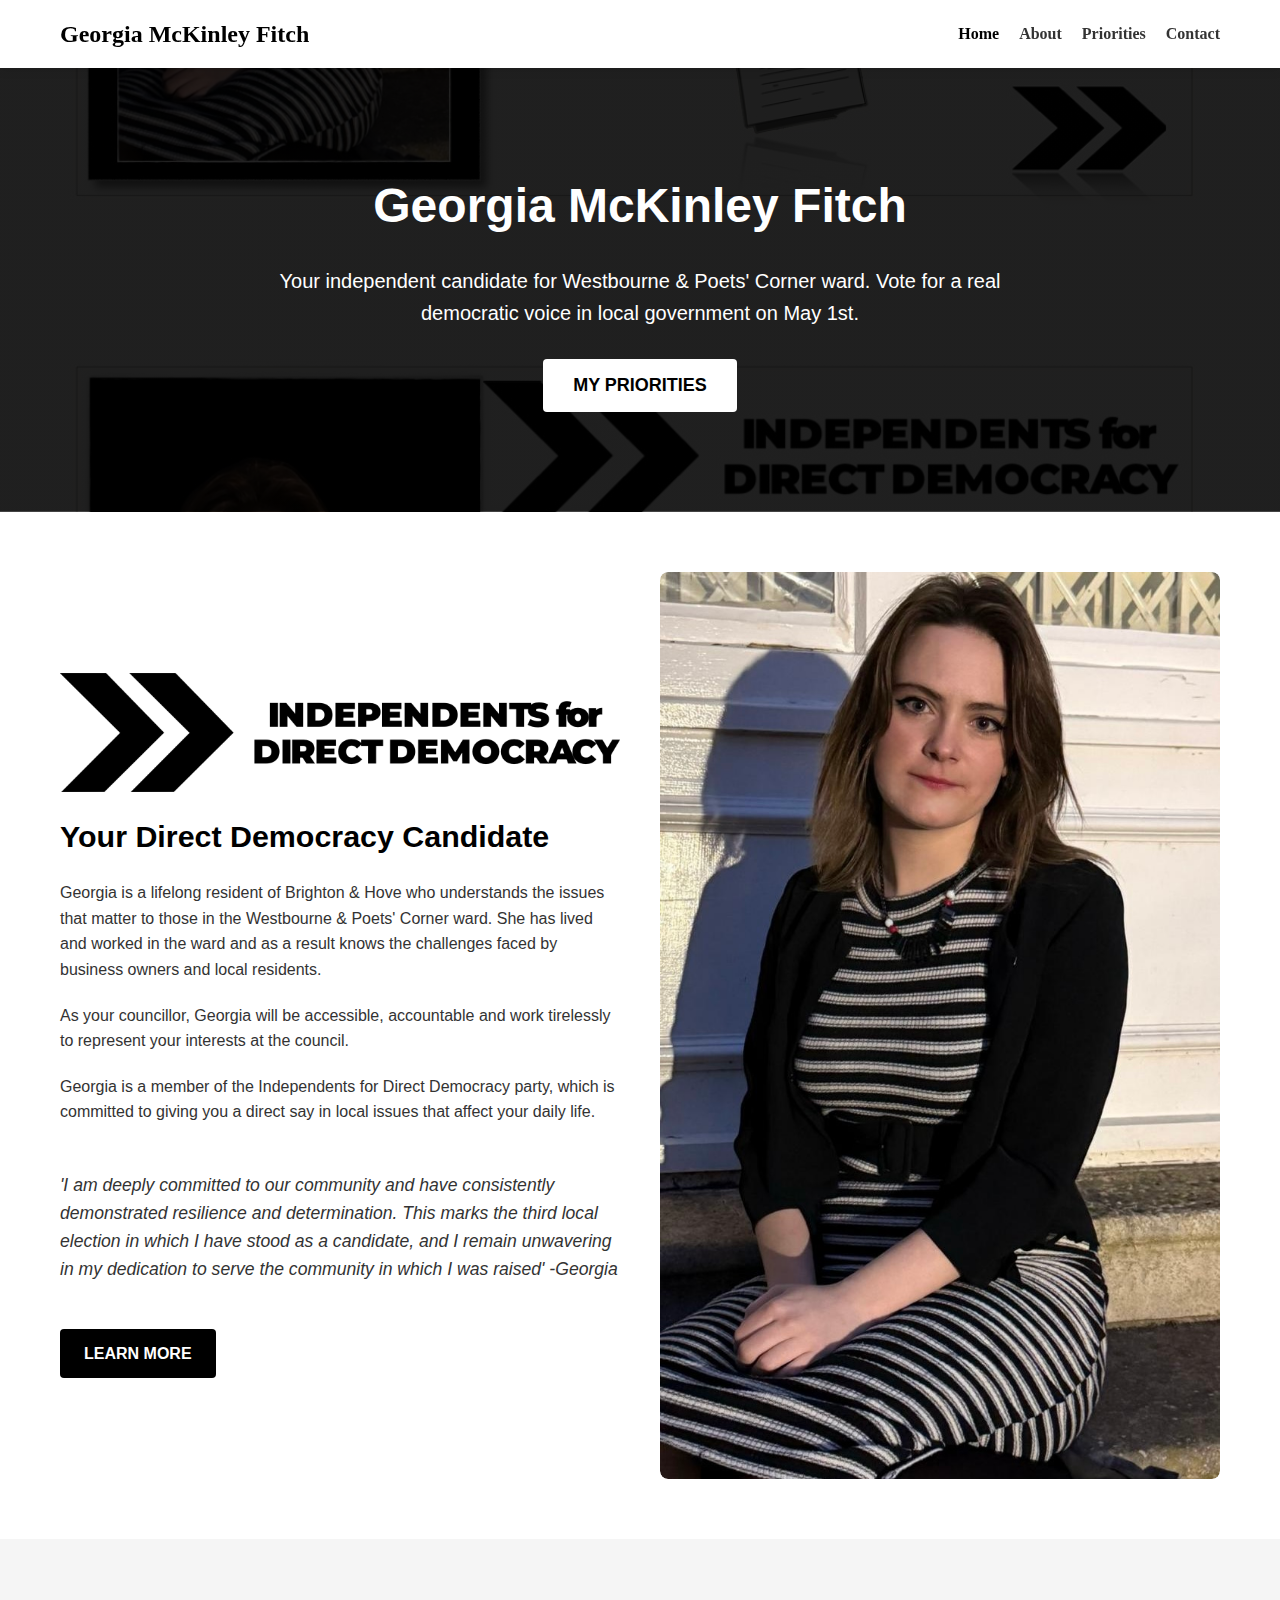
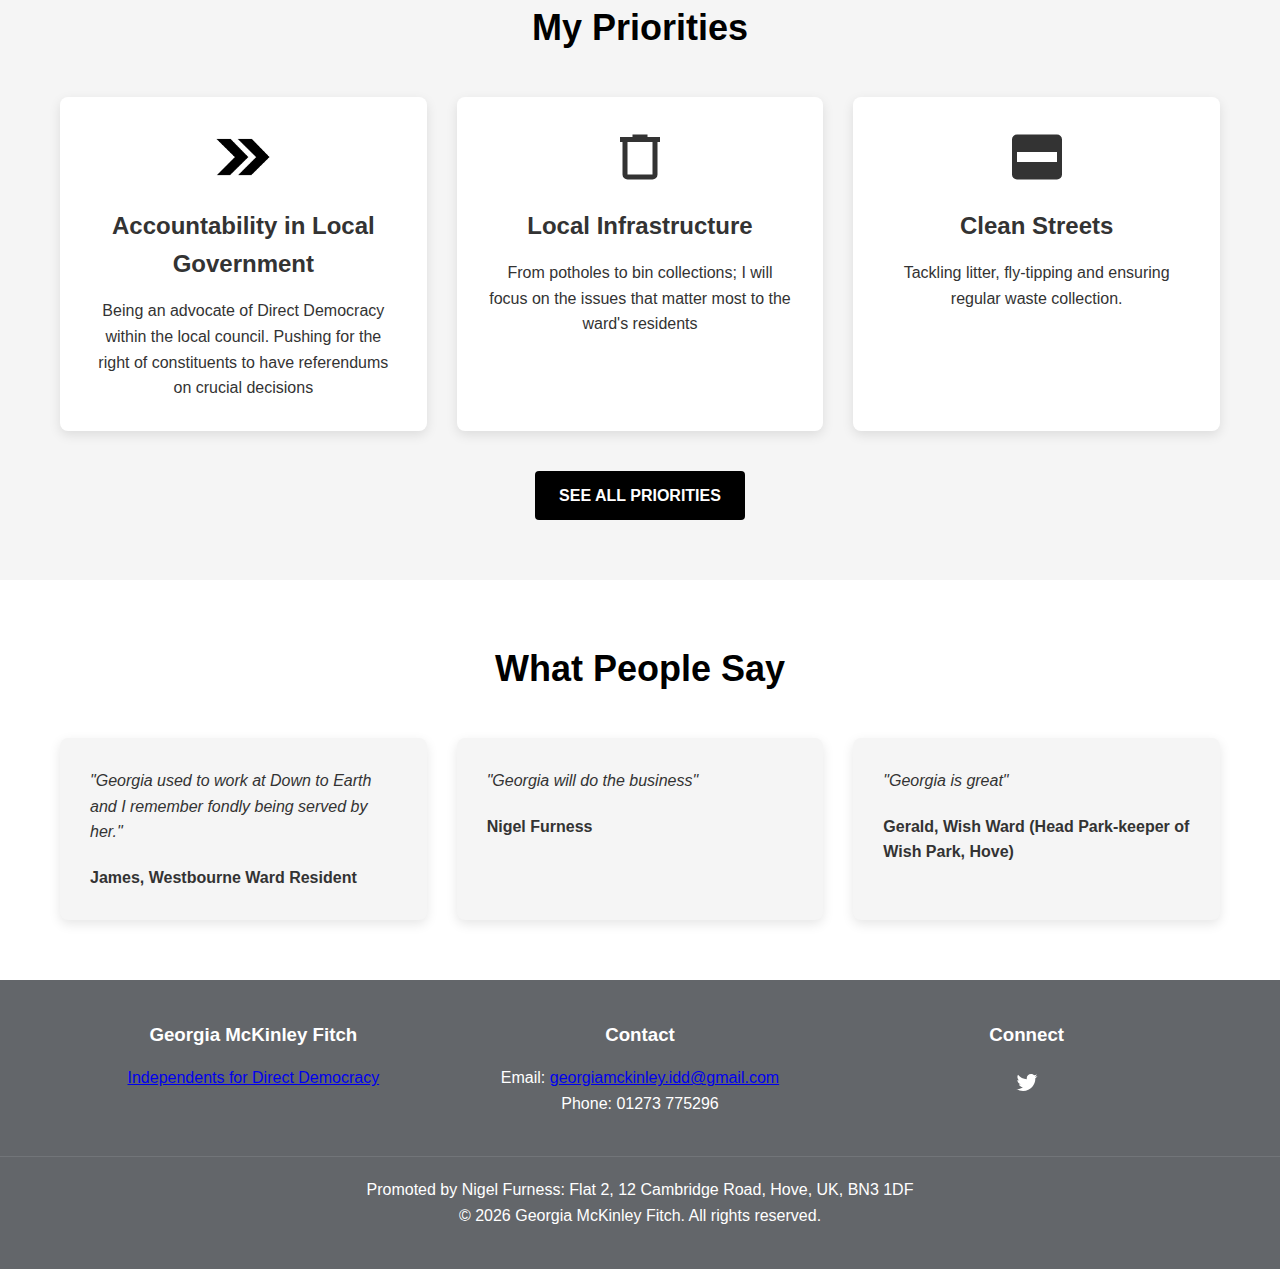
<file: index.html>
<html lang="en">
<head>
  <meta charset="UTF-8">
  <meta name="viewport" content="width=device-width, initial-scale=1.0">
  <title>Georgia McKinley Fitch | Independents for Direct Democracy</title>
  <link rel="icon" type="image/png" href="chevrons.png">
  <link rel="stylesheet" href="styles.css">
  <meta name="description" content="Georgia McKinley Fitch is your independent candidate for Westbourne & Poets' Corner ward. Learn about her priorities and vision for local government.">
  <meta name="keywords" content="Georgia McKinley Fitch, Direct Democracy, Westbourne, Poets' Corner, local government, Brighton & Hove, independent candidate">
  <meta name="author" content="Georgia McKinley Fitch">
  <meta property="og:title" content="Georgia McKinley Fitch | Independents for Direct Democracy">
  <meta property="og:description" content="Vote for Georgia McKinley Fitch, your independent candidate for Westbourne & Poets' Corner ward. Discover her priorities and commitment to direct democracy.">
  <meta property="og:image" content="PHOTO-2025-03-27-20-12-29.jpg">
  <meta property="og:url" content="https://www.voteforgeorgia.info">
  <meta name="twitter:card" content="summary_large_image">
  <link rel="canonical" href="https://www.voteforgeorgia.info">
  <script type="application/ld+json">
    {
      "@context": "https://schema.org",
      "@type": "Person",
      "name": "Georgia McKinley Fitch",
      "url": "https://www.voteforgeorgia.info",
      "image": "PHOTO-2025-03-27-20-12-29.jpg",
      "jobTitle": "Independent Candidate",
      "address": {
        "@type": "PostalAddress",
        "addressLocality": "Westbourne & Poets' Corner",
        "addressRegion": "Hove",
        "addressCountry": "UK"
      }
    }
  </script>
</head>
<body>
  <!-- Add overlay div for transition -->
  <div class="page-transition-overlay"></div>
  
  <header>
    <div class="container">
      <nav class="navbar">
        <a href="index.html" class="logo">Georgia McKinley Fitch</a>
        
        <button class="mobile-menu-btn" id="mobileMenuBtn">☰</button>
        
        <ul class="nav-links" id="navLinks">
          <li><a href="index.html" class="active" aria-current="page">Home</a></li>
          <li><a href="about.html" aria-label="Learn more about Georgia McKinley Fitch">About</a></li>
          <li><a href="priorities.html" aria-label="View Georgia's priorities">Priorities</a></li>
          <li><a href="contact.html" aria-label="Get in touch with Georgia">Contact</a></li>
        </ul>
      </nav>
    </div>
  </header>

  <main>
    <section class="hero">
      <div class="container">
        <h1>Georgia McKinley Fitch</h1>
        <p>Your independent candidate for Westbourne & Poets' Corner ward. Vote for a real democratic voice in local government on May 1st.</p>
        <a href="priorities.html" class="btn hero-btn">My Priorities</a>
      </div>
    </section>
    
    <section class="section">
      <div class="container">
      <div class="about-grid">
        <div class="about-content">
        <img src="4dd.webp" alt="4DD Logo" style="width: 100%; height: auto; margin-bottom: 20px;">
        <h2 style="font-size: 1.9rem;">Your Direct Democracy Candidate</h2>
            <p>Georgia is a lifelong resident of Brighton & Hove who understands the issues that matter to those in the Westbourne & Poets' Corner ward. She has lived and worked in the ward and as a result knows the challenges faced by business owners and local residents.</p>
            <p>As your councillor, Georgia will be accessible, accountable and work tirelessly to represent your interests at the council.</p>
            <p>Georgia is a member of the Independents for Direct Democracy party, which is committed to giving you a direct say in local issues that affect your daily life.</p>
            <br>
            <p style="font-size: 1.1rem; font-style: italic;">'I am deeply committed to our community and have consistently demonstrated resilience and determination. This marks the third local election in which I have stood as a candidate, and I remain unwavering in my dedication to serve the community in which I was raised' -Georgia</p>
            <br>
            <a href="about.html" class="btn">Learn More</a>
          </div>
          <div class="about-image">
            <img src="PHOTO-2025-03-27-20-12-29.jpg" alt="Campaign poster for Georgia McKinley Fitch" style="width: 100%; height: auto; border-radius: 8px; box-shadow: 0 4px 12px rgba(0,0,0,0.1);">
          </div>
        </div>
      </div>
    </section>
    
    <section class="section priorities">
      <div class="container">
        <h2 class="text-center">My Priorities</h2>
        <div class="priorities-grid">
          <div class="priority-card">
            <svg viewBox="0 0 24 24">
                <image href="chevrons.png" width="24" height="24" />
            </svg>
            <h3>Accountability in Local Government</h3>
            <p>Being an advocate of Direct Democracy within the local council. Pushing for the right of constituents to have referendums on crucial decisions</p>
          </div>
          
          <div class="priority-card">
            <svg viewBox="0 0 24 24">
                <path fill="currentColor" d="M9,3V4H4V6H5V19A2,2 0 0,0 7,21H17A2,2 0 0,0 19,19V6H20V4H15V3H9M7,6H17V19H7V6Z" />
            </svg>
            <h3>Local Infrastructure</h3>
            <p>From potholes to bin collections; I will focus on the issues that matter most to the ward's residents</p>
          </div>
          
          <div class="priority-card">
            <svg viewBox="0 0 24 24">
                <path fill="currentColor" d="M20,14H4V10H20M20,3H4A2,2 0 0,0 2,5V19A2,2 0 0,0 4,21H20A2,2 0 0,0 22,19V5A2,2 0 0,0 20,3Z" />
            </svg>
            <h3>Clean Streets</h3>
            <p>Tackling litter, fly-tipping and ensuring regular waste collection.</p>
          </div>
        </div>
        <div class="text-center" style="margin-top: 40px;">
          <a href="priorities.html" class="btn">See All Priorities</a>
        </div>
      </div>
    </section>
    
    <section class="section testimonials">
      <div class="container">
        <h2 class="text-center">What People Say</h2>
        <div class="testimonial-grid">
          <div class="testimonial-card">
            <p>"Georgia used to work at Down to Earth and I remember fondly being served by her."</p>
            <div class="testimonial-author">James, Westbourne Ward Resident</div>
          </div>
          
          <div class="testimonial-card">
            <p>"Georgia will do the business"</p>
            <div class="testimonial-author">Nigel Furness</div>
          </div>
          
          <div class="testimonial-card">
            <p>"Georgia is great"</p>
            <div class="testimonial-author">Gerald, Wish Ward (Head Park-keeper of Wish Park, Hove)</div>
          </div>
        </div>
      </div>
    </section>
  </main>

  <footer>
    <div class="footer-content">
      <div class="footer-section">
        <h3>Georgia McKinley Fitch</h3>
        <p><a href="https://www.4dd.uk" target="_blank" rel="noopener noreferrer">Independents for Direct Democracy</a></p>
      </div>
      
      <div class="footer-section">
        <h3>Contact</h3>
        <p>Email: <a href="mailto:georgiamckinley.idd@gmail.com">georgiamckinley.idd@gmail.com</a></p>
        <p>Phone: 01273 775296</p>
      </div>
      
      <div class="footer-section">
        <h3>Connect</h3>
        <div class="social-links">
          <a href="https://x.com/georgiamfitch" aria-label="Twitter">
            <svg viewBox="0 0 24 24" width="24" height="24">
              <path fill="currentColor" d="M22.46,6C21.69,6.35 20.86,6.58 20,6.69C20.88,6.16 21.56,5.32 21.88,4.31C21.05,4.81 20.13,5.16 19.16,5.36C18.37,4.5 17.26,4 16,4C13.65,4 11.73,5.92 11.73,8.29C11.73,8.63 11.77,8.96 11.84,9.27C8.28,9.09 5.11,7.38 3,4.79C2.63,5.42 2.42,6.16 2.42,6.94C2.42,8.43 3.17,9.75 4.33,10.5C3.62,10.5 2.96,10.3 2.38,10C2.38,10 2.38,10 2.38,10.03C2.38,12.11 3.86,13.85 5.82,14.24C5.46,14.34 5.08,14.39 4.69,14.39C4.42,14.39 4.15,14.36 3.89,14.31C4.43,16 6,17.26 7.89,17.29C6.43,18.45 4.58,19.13 2.56,19.13C2.22,19.13 1.88,19.11 1.54,19.07C3.44,20.29 5.7,21 8.12,21C16,21 20.33,14.46 20.33,8.79C20.33,8.6 20.33,8.42 20.32,8.23C21.16,7.63 21.88,6.87 22.46,6Z"/>
            </svg>
          </a>
        </div>
      </div>
    </div>
    
    <div class="footer-bottom">
      <p>Promoted by Nigel Furness: Flat 2, 12 Cambridge Road, Hove, UK, BN3 1DF</p>
      <p>&copy; <script>document.write(new Date().getFullYear())</script> Georgia McKinley Fitch. All rights reserved.</p>
    </div>
  </footer>

  <script>
    document.addEventListener('DOMContentLoaded', function() {
      const links = document.querySelectorAll('a[href$=".html"]');
      const overlay = document.querySelector('.page-transition-overlay');
      const mainContent = document.querySelector('main');
      
      links.forEach(link => {
        link.addEventListener('click', function(e) {
          if (link.getAttribute('href') !== window.location.pathname.split('/').pop()) {
            e.preventDefault();
            const href = this.getAttribute('href');
            
            mainContent.classList.add('fade-out');
            overlay.classList.add('active');
            
            setTimeout(() => {
              window.location.href = href;
            }, 300); 
          }
        });
      });
    });

    document.getElementById('mobileMenuBtn').addEventListener('click', function() {
      const navLinks = document.getElementById('navLinks');
      navLinks.classList.toggle('show');
    });
  </script>
</body>
</html>
</file>
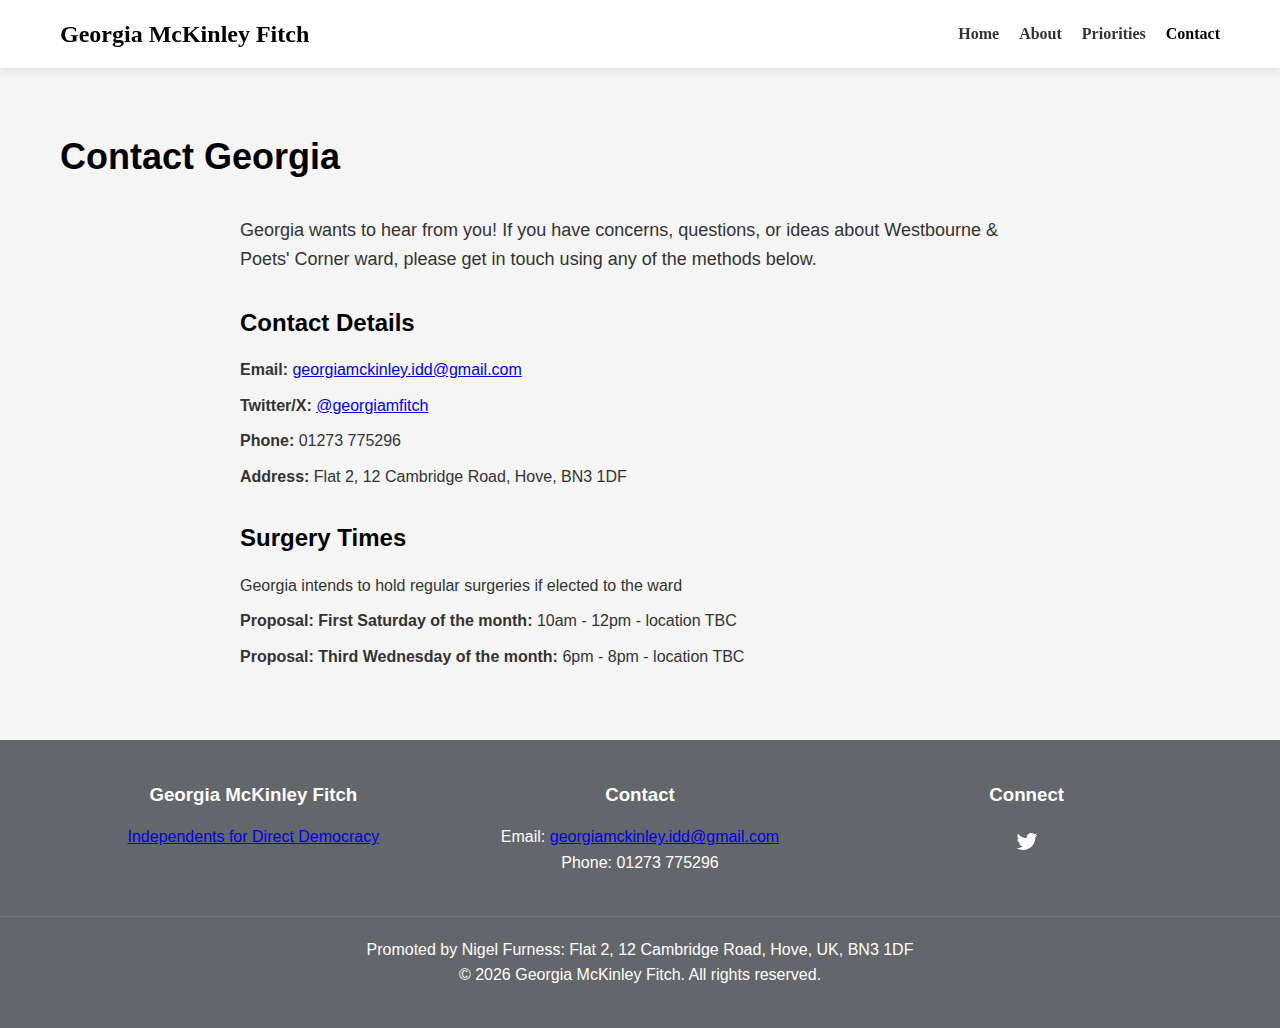
<file: contact.html>
<html lang="en">
<head>
  <meta charset="UTF-8">
  <meta name="viewport" content="width=device-width, initial-scale=1.0">
  <title>Contact | Georgia McKinley Fitch</title>
  <link rel="icon" type="image/png" href="chevrons.png">
  <link rel="stylesheet" href="styles.css">
  <meta name="description" content="Get in touch with Georgia McKinley Fitch. Contact details, surgery times, and ways to connect with your independent candidate for Westbourne & Poets' Corner.">
  <meta name="keywords" content="Contact Georgia McKinley Fitch, Email, Phone, Surgery Times, Independent Candidate, Westbourne, Poets' Corner">
  <meta property="og:title" content="Contact Georgia McKinley Fitch">
  <meta property="og:description" content="Get in touch with Georgia McKinley Fitch. Contact details, surgery times, and ways to connect with your independent candidate for Westbourne & Poets' Corner.">
  <meta property="og:image" content="chevrons.png">
  <meta property="og:url" content="https://www.voteforgeorgia.info/contact.html">
  <link rel="canonical" href="https://www.voteforgeorgia.info/contact.html">
</head>
<body>
  <div class="page-transition-overlay"></div>
  <header>
    <div class="container">
      <nav class="navbar">
        <a href="index.html" class="logo">Georgia McKinley Fitch</a>
        
        <button class="mobile-menu-btn" id="mobileMenuBtn">☰</button>
        
        <ul class="nav-links" id="navLinks">
          <li><a href="index.html">Home</a></li>
          <li><a href="about.html">About</a></li>
          <li><a href="priorities.html">Priorities</a></li>
          <li><a href="contact.html" class="active">Contact</a></li>
        </ul>
      </nav>
    </div>
  </header>

  <main>
    <section class="section contact">
      <div class="container">
        <h1 style="font-size: 36px; margin-bottom: 30px; color: var(--primary)">Contact Georgia</h1>
        
        <div style="max-width: 800px; margin: 0 auto">
          <p style="font-size: 18px; margin-bottom: 30px">Georgia wants to hear from you! If you have concerns, questions, or ideas about Westbourne & Poets' Corner ward, please get in touch using any of the methods below.</p>
            
          <div style="margin-top: 30px">
            <h3 style="color: var(--primary); margin-bottom: 15px; font-size: 24px">Contact Details</h3>
            <p style="margin-bottom: 10px"><strong>Email:</strong> <a href="mailto:georgiamckinley.idd@gmail.com">georgiamckinley.idd@gmail.com</a></p>
            <p style="margin-bottom: 10px"><strong>Twitter/X:</strong> <a href="https://x.com/georgiamfitch" target="_blank">@georgiamfitch</a></p>
            <p style="margin-bottom: 10px"><strong>Phone:</strong> 01273 775296</p>
            <p style="margin-bottom: 30px"><strong>Address:</strong> Flat 2, 12 Cambridge Road, Hove, BN3 1DF</p>
          </div>
            
          <div style="margin-top: 30px">
            <h3 style="color: var(--primary); margin-bottom: 15px; font-size: 24px">Surgery Times</h3>
            <p style="margin-bottom: 10px">Georgia intends to hold regular surgeries if elected to the ward</p>
            <p style="margin-bottom: 10px"><strong>Proposal: First Saturday of the month:</strong> 10am - 12pm  - location TBC</p>
            <p style="margin-bottom: 10px"><strong>Proposal: Third Wednesday of the month:</strong> 6pm - 8pm - location TBC</p>
          </div>
        </div>
      </div>
    </section>
  </main>

  <footer>
    <div class="footer-content">
      <div class="footer-section">
        <h3>Georgia McKinley Fitch</h3>
        <p><a href="https://www.4dd.uk" target="_blank" rel="noopener noreferrer">Independents for Direct Democracy</a></p>
      </div>
      
      <div class="footer-section">
        <h3>Contact</h3>
        <p>Email: <a href="mailto:georgiamckinley.idd@gmail.com">georgiamckinley.idd@gmail.com</a></p>
        <p>Phone: 01273 775296</p>
      </div>
      
      <div class="footer-section">
        <h3>Connect</h3>
        <div class="social-links">
          <a href="https://x.com/georgiamfitch" aria-label="Twitter">
            <svg viewBox="0 0 24 24" width="24" height="24">
              <path fill="currentColor" d="M22.46,6C21.69,6.35 20.86,6.58 20,6.69C20.88,6.16 21.56,5.32 21.88,4.31C21.05,4.81 20.13,5.16 19.16,5.36C18.37,4.5 17.26,4 16,4C13.65,4 11.73,5.92 11.73,8.29C11.73,8.63 11.77,8.96 11.84,9.27C8.28,9.09 5.11,7.38 3,4.79C2.63,5.42 2.42,6.16 2.42,6.94C2.42,8.43 3.17,9.75 4.33,10.5C3.62,10.5 2.96,10.3 2.38,10C2.38,10 2.38,10 2.38,10.03C2.38,12.11 3.86,13.85 5.82,14.24C5.46,14.34 5.08,14.39 4.69,14.39C4.42,14.39 4.15,14.36 3.89,14.31C4.43,16 6,17.26 7.89,17.29C6.43,18.45 4.58,19.13 2.56,19.13C2.22,19.13 1.88,19.11 1.54,19.07C3.44,20.29 5.7,21 8.12,21C16,21 20.33,14.46 20.33,8.79C20.33,8.6 20.33,8.42 20.32,8.23C21.16,7.63 21.88,6.87 22.46,6Z"/>
            </svg>
          </a>
        </div>
      </div>
    </div>
    
    <div class="footer-bottom">
      <p>Promoted by Nigel Furness: Flat 2, 12 Cambridge Road, Hove, UK, BN3 1DF</p>
      <p>&copy; <script>document.write(new Date().getFullYear())</script> Georgia McKinley Fitch. All rights reserved.</p>
    </div>
  </footer>

  <script>
    document.getElementById('mobileMenuBtn').addEventListener('click', function() {
      const navLinks = document.getElementById('navLinks');
      navLinks.classList.toggle('show');
    });

    document.addEventListener('DOMContentLoaded', function() {
      const links = document.querySelectorAll('a[href$=".html"]');
      const overlay = document.querySelector('.page-transition-overlay');
      const mainContent = document.querySelector('main');
      
      links.forEach(link => {
        link.addEventListener('click', function(e) {
          if (link.getAttribute('href') !== window.location.pathname.split('/').pop()) {
            e.preventDefault();
            const href = this.getAttribute('href');
            
            mainContent.classList.add('fade-out');
            overlay.classList.add('active');
            
            setTimeout(() => {
              window.location.href = href;
            }, 300); 
          }
        });
      });
    });
  </script>
</body>
</html>
</file>
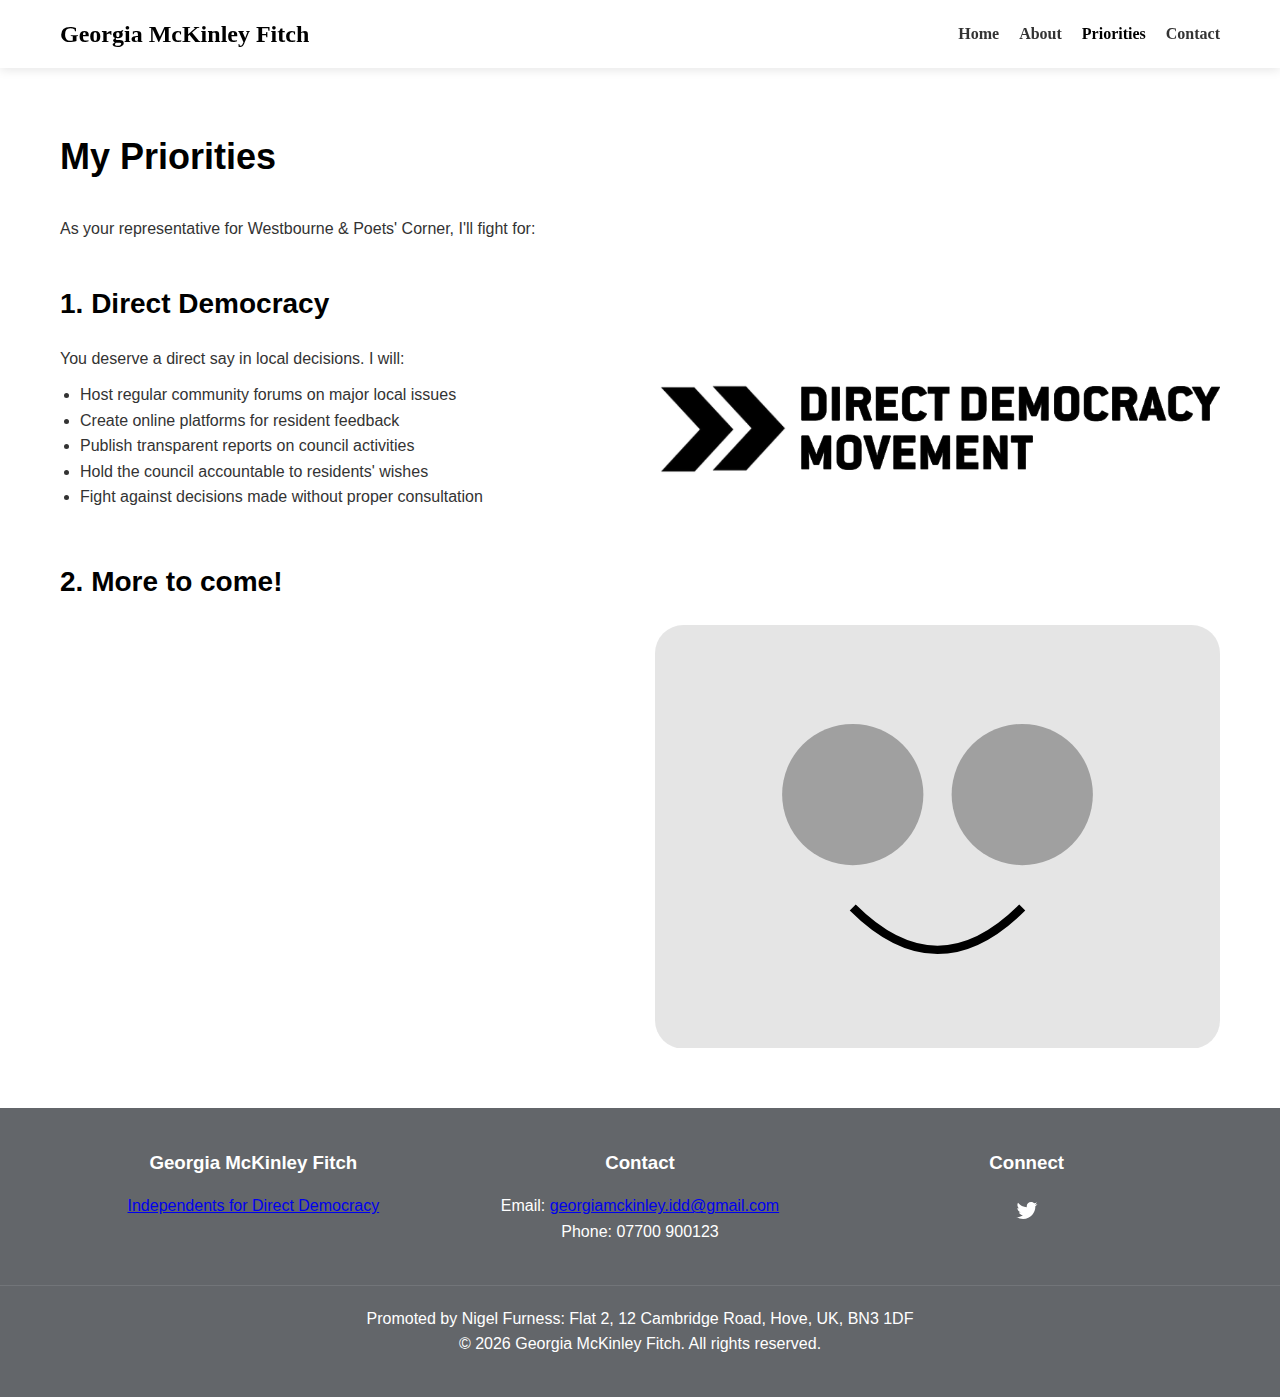
<file: priorities.html>
<html lang="en">
<head>
  <meta charset="UTF-8">
  <meta name="viewport" content="width=device-width, initial-scale=1.0">
  <title>Priorities | Georgia McKinley Fitch</title>
  <link rel="icon" type="image/png" href="chevrons.png">
  <link rel="stylesheet" href="styles.css">
  <meta name="description" content="Explore Georgia McKinley Fitch's priorities for Westbourne & Poets' Corner. Learn about her commitment to direct democracy and local improvements.">
  <meta name="keywords" content="Georgia McKinley Fitch, Priorities, Direct Democracy, Local Improvements, Westbourne, Poets' Corner">
  <meta property="og:title" content="Georgia McKinley Fitch's Priorities">
  <meta property="og:description" content="Explore Georgia McKinley Fitch's priorities for Westbourne & Poets' Corner. Learn about her commitment to direct democracy and local improvements.">
  <meta property="og:image" content="ddm-logo.png">
  <meta property="og:url" content="https://www.voteforgeorgia.info/priorities.html">
  <link rel="canonical" href="https://www.voteforgeorgia.info/priorities.html">
</head>
<body>
  <!-- Add overlay div for transition -->
  <div class="page-transition-overlay"></div>
  
  <header>
    <div class="container">
      <nav class="navbar">
        <a href="index.html" class="logo">Georgia McKinley Fitch</a>
        
        <button class="mobile-menu-btn" id="mobileMenuBtn">☰</button>
        
        <ul class="nav-links" id="navLinks">
          <li><a href="index.html">Home</a></li>
          <li><a href="about.html">About</a></li>
          <li><a href="priorities.html" class="active">Priorities</a></li>
          <li><a href="contact.html">Contact</a></li>
        </ul>
      </nav>
    </div>
  </header>

  <main>
    <section class="section">
      <div class="container">
        <h1 style="font-size: 36px; margin-bottom: 30px; color: var(--primary)">My Priorities</h1>
        
        <p style="margin-bottom: 40px">As your representative for Westbourne & Poets' Corner, I'll fight for:</p>
        
        <div style="margin-bottom: 50px">
          <h2 style="font-size: 28px; margin-bottom: 20px; color: var(--primary)">1. Direct Democracy</h2>
          <div style="display: grid; grid-template-columns: 1fr 1fr; gap: 30px; align-items: center">
            <div>
              <p>You deserve a direct say in local decisions. I will:</p>
              <ul style="margin-left: 20px; margin-top: 10px">
                <li>Host regular community forums on major local issues</li>
                <li>Create online platforms for resident feedback</li>
                <li>Publish transparent reports on council activities</li>
                <li>Hold the council accountable to residents' wishes</li>
                <li>Fight against decisions made without proper consultation</li>
              </ul>
            </div>
            <div>
              <a href="https://ddrightnow.com" target="_blank" rel="noopener noreferrer">
                <img src="ddm-logo.png" alt="Direct Democracy Movement Logo" style="width: 100%; height: auto;">
              </a>
            </div>
          </div>
        </div>
         
        <div>
          <h2 style="font-size: 28px; margin-bottom: 20px; color: var(--primary)">2. More to come!</h2>
          <div style="display: grid; grid-template-columns: 1fr 1fr; gap: 30px; align-items: center">
            <div>
              <p></p>
              <ul style="margin-left: 20px; margin-top: 10px">
              </ul>
            </div>
            <div>
              <svg viewBox="0 0 200 150" width="100%" height="auto">
                <rect width="200" height="150" fill="#000" opacity="0.1" rx="10" />
                <circle cx="70" cy="60" r="25" fill="#000" opacity="0.3" />
                <circle cx="130" cy="60" r="25" fill="#000" opacity="0.3" />
                <path d="M70,100 Q100,130 130,100" stroke="#000" fill="none" stroke-width="3" />
              </svg>
            </div>
          </div>
        </div>
      </div>
    </section>
  </main>

  <footer>
    <div class="footer-content">
      <div class="footer-section">
        <h3>Georgia McKinley Fitch</h3>
        <p><a href="https://www.4dd.uk" target="_blank" rel="noopener noreferrer">Independents for Direct Democracy</a></p>
      </div>
      
      <div class="footer-section">
        <h3>Contact</h3>
        <p>Email: <a href="mailto:georgiamckinley.idd@gmail.com">georgiamckinley.idd@gmail.com</a></p>
        <p>Phone: 07700 900123</p>
      </div>
      
      <div class="footer-section">
        <h3>Connect</h3>
        <div class="social-links">
          <a href="#" aria-label="Twitter">
            <svg viewBox="0 0 24 24" width="24" height="24">
              <path fill="currentColor" d="M22.46,6C21.69,6.35 20.86,6.58 20,6.69C20.88,6.16 21.56,5.32 21.88,4.31C21.05,4.81 20.13,5.16 19.16,5.36C18.37,4.5 17.26,4 16,4C13.65,4 11.73,5.92 11.73,8.29C11.73,8.63 11.77,8.96 11.84,9.27C8.28,9.09 5.11,7.38 3,4.79C2.63,5.42 2.42,6.16 2.42,6.94C2.42,8.43 3.17,9.75 4.33,10.5C3.62,10.5 2.96,10.3 2.38,10C2.38,10 2.38,10 2.38,10.03C2.38,12.11 3.86,13.85 5.82,14.24C5.46,14.34 5.08,14.39 4.69,14.39C4.42,14.39 4.15,14.36 3.89,14.31C4.43,16 6,17.26 7.89,17.29C6.43,18.45 4.58,19.13 2.56,19.13C2.22,19.13 1.88,19.11 1.54,19.07C3.44,20.29 5.7,21 8.12,21C16,21 20.33,14.46 20.33,8.79C20.33,8.6 20.33,8.42 20.32,8.23C21.16,7.63 21.88,6.87 22.46,6Z"/>
            </svg>
          </a>
        </div>
      </div>
    </div>
    
    <div class="footer-bottom">
      <p>Promoted by Nigel Furness: Flat 2, 12 Cambridge Road, Hove, UK, BN3 1DF</p>
      <p>&copy; <script>document.write(new Date().getFullYear())</script> Georgia McKinley Fitch. All rights reserved.</p>
    </div>
  </footer>

  <script>
    document.getElementById('mobileMenuBtn').addEventListener('click', function() {
      const navLinks = document.getElementById('navLinks');
      navLinks.classList.toggle('show');
    });

    document.addEventListener('DOMContentLoaded', function() {
      const links = document.querySelectorAll('a[href$=".html"]');
      const overlay = document.querySelector('.page-transition-overlay');
      const mainContent = document.querySelector('main');
      
      links.forEach(link => {
        link.addEventListener('click', function(e) {
          if (link.getAttribute('href') !== window.location.pathname.split('/').pop()) {
            e.preventDefault();
            const href = this.getAttribute('href');
            
            mainContent.classList.add('fade-out');
            overlay.classList.add('active');
            
            setTimeout(() => {
              window.location.href = href;
            }, 300); 
          }
        });
      });
    });
  </script>
</body>
</html>
</file>
<file: styles.css>
:root {
  --primary: #000; /* Changed to black */
  --primary-dark: #333; /* Dark gray for hover effects */
  --secondary: #63666a; /* Keep gray for footer background */
  --light-gray: #f5f5f5; /* Keep light gray for contrast */
  --white: #fff; /* Changed to white */
  --black: #333; /* Dark gray for text */
}

* {
  margin: 0;
  padding: 0;
  box-sizing: border-box;
  font-family: 'Source Sans Pro', Helvetica, Arial, sans-serif;
}

body {
  background-color: var(--white);
  color: var(--black);
  line-height: 1.6;
  font-family: Georgia, serif; /* Added Georgia font */
}

.container {
  width: 100%;
  max-width: 1200px;
  margin: 0 auto;
  padding: 0 20px;
}

.btn {
  display: inline-block;
  background-color: var(--primary);
  color: var(--white);
  padding: 12px 24px;
  border: none;
  border-radius: 4px;
  font-weight: bold;
  text-transform: uppercase;
  cursor: pointer;
  transition: background-color 0.3s ease;
  text-decoration: none;
}

.btn:hover {
  background-color: var(--primary-dark);
}

.section {
  padding: 60px 0;
}

.text-center {
  text-align: center;
}

/* Navigation */
header {
  background-color: var(--white);
  box-shadow: 0 2px 10px rgba(0, 0, 0, 0.1);
  position: sticky;
  top: 0;
  z-index: 100;
}

.navbar {
  display: flex;
  justify-content: space-between;
  align-items: center;
  padding: 15px 0;
}

.logo {
  font-size: 24px;
  font-weight: bold;
  color: var(--primary);
  text-decoration: none;
  font-family: Georgia, serif; /* Added Georgia font */
}

.nav-links {
  display: flex;
  list-style: none;
}

.nav-links li {
  margin-left: 20px;
}

.nav-links a {
  text-decoration: none;
  color: var(--black);
  font-weight: 600;
  transition: color 0.3s ease;
  font-family: Georgia, serif; /* Added Georgia font */
}

.nav-links a:hover,
.nav-links a.active {
  color: var(--primary);
}

.mobile-menu-btn {
  display: none;
  background: none;
  border: none;
  font-size: 24px;
  cursor: pointer;
  color: var(--black);
}

/* Hero Section */
.hero {
  background-color: var(--primary);
  color: var(--white);
  padding: 100px 0;
  text-align: center;
  background-image: linear-gradient(rgba(0, 0, 0, 0.85), rgba(0, 0, 0, 0.85)), url('IMG_0081.jpeg'); /* Changed to black with image */
  background-size: cover;
  background-position: center;
}

.hero h1 {
  font-size: 48px;
  margin-bottom: 20px;
}

.hero p {
  font-size: 20px;
  margin-bottom: 30px;
  max-width: 800px;
  margin-left: auto;
  margin-right: auto;
}

.hero-btn {
  background-color: var(--white);
  color: var(--primary);
  padding: 12px 30px;
  font-size: 18px;
}

.hero-btn:hover {
  background-color: var(--light-gray);
}

/* About Section */
.about-grid {
  display: grid;
  grid-template-columns: 1fr 1fr;
  gap: 40px;
  align-items: center;
  font-family: Georgia, serif; /* Added Georgia font */
}

.about-content h2 {
  font-size: 36px;
  margin-bottom: 20px;
  color: var(--primary);
}

.about-content p {
  margin-bottom: 20px;
}

.about-image {
  position: relative;
  overflow: hidden;
  border-radius: 8px;
  transition: transform 0.3s ease;
}

.about-image:hover {
  transform: scale(1.02);
}

/* Priorities Section */
.priorities {
  background-color: var(--light-gray);
}

.priorities h2 {
  font-size: 36px;
  margin-bottom: 40px;
  color: var(--primary);
}

.priorities-grid {
  display: grid;
  grid-template-columns: repeat(auto-fit, minmax(300px, 1fr));
  gap: 30px;
}

.priority-card {
  background-color: var(--white);
  padding: 30px;
  border-radius: 8px;
  box-shadow: 0 4px 12px rgba(0, 0, 0, 0.1);
  text-align: center;
}

.priority-card svg {
  width: 60px;
  height: 60px;
  margin-bottom: 20px;
  fill: var(--primary);
}

.priority-card h3 {
  font-size: 24px;
  margin-bottom: 15px;
}

/* Testimonials */
.testimonials h2 {
  font-size: 36px;
  margin-bottom: 40px;
  color: var(--primary);
}

.testimonial-grid {
  display: grid;
  grid-template-columns: repeat(auto-fit, minmax(300px, 1fr));
  gap: 30px;
}

.testimonial-card {
  background-color: var(--light-gray);
  padding: 30px;
  border-radius: 8px;
  box-shadow: 0 4px 12px rgba(0, 0, 0, 0.1);
}

.testimonial-card p {
  font-style: italic;
  margin-bottom: 20px;
}

.testimonial-author {
  font-weight: bold;
}

/* Contact Section */
.contact {
  background-color: var(--light-gray);
}

.contact h2 {
  font-size: 36px;
  margin-bottom: 40px;
  color: var(--primary);
}

.contact-form {
  max-width: 600px;
  margin: 0 auto;
}

.form-group {
  margin-bottom: 20px;
}

.form-group label {
  display: block;
  margin-bottom: 8px;
  font-weight: 600;
}

.form-group input,
.form-group textarea {
  width: 100%;
  padding: 12px;
  border: 1px solid #ddd;
  border-radius: 4px;
  font-size: 16px;
}

.form-group textarea {
  min-height: 150px;
  resize: vertical;
}

/* Footer */
footer {
  background-color: var(--secondary);
  color: var(--white);
  padding: 40px 0;
  text-align: center;
}

.footer-content {
  display: flex;
  justify-content: space-between;
  flex-wrap: wrap;
  max-width: 1200px;
  margin: 0 auto;
  padding: 0 20px;
}

.footer-section {
  flex: 1;
  min-width: 250px;
  margin-bottom: 20px;
}

.footer-section h3 {
  margin-bottom: 15px;
}

.social-links {
  display: flex;
  justify-content: center;
  gap: 15px;
  margin-top: 20px;
}

.social-links a {
  color: var(--white);
  font-size: 20px;
  transition: color 0.3s ease;
}

.social-links a:hover {
  color: var(--primary);
}

.footer-bottom {
  margin-top: 20px;
  padding-top: 20px;
  border-top: 1px solid rgba(255, 255, 255, 0.1);
}

/* Add page transition styles */
.page-transition-overlay {
  position: fixed;
  top: 0;
  left: 0;
  width: 100%;
  height: 100%;
  background-color: var(--primary);
  opacity: 0;
  pointer-events: none;
  z-index: 1000;
  transition: opacity 0.3s ease-in-out;
}

.page-transition-overlay.active {
  opacity: 1;
}

main {
  opacity: 1;
  transition: opacity 0.3s ease-in-out;
}

main.fade-out {
  opacity: 0;
}

/* Media Queries */
@media (max-width: 768px) {
  .about-grid {
    grid-template-columns: 1fr;
  }
  
  .about-image {
    order: -1;
  }
  
  .nav-links {
    display: none;
    flex-direction: column;
    position: absolute;
    top: 70px;
    left: 0;
    right: 0;
    background-color: var(--white);
    box-shadow: 0 10px 10px rgba(0, 0, 0, 0.1);
    padding: 20px;
  }
  
  .nav-links.show {
    display: flex;
  }
  
  .nav-links li {
    margin: 10px 0;
  }
  
  .mobile-menu-btn {
    display: block;
  }
  
  .hero {
    padding: 60px 0;
  }
  
  .hero h1 {
    font-size: 36px;
  }
  
  .hero p {
    font-size: 18px;
  }
}
</file>
